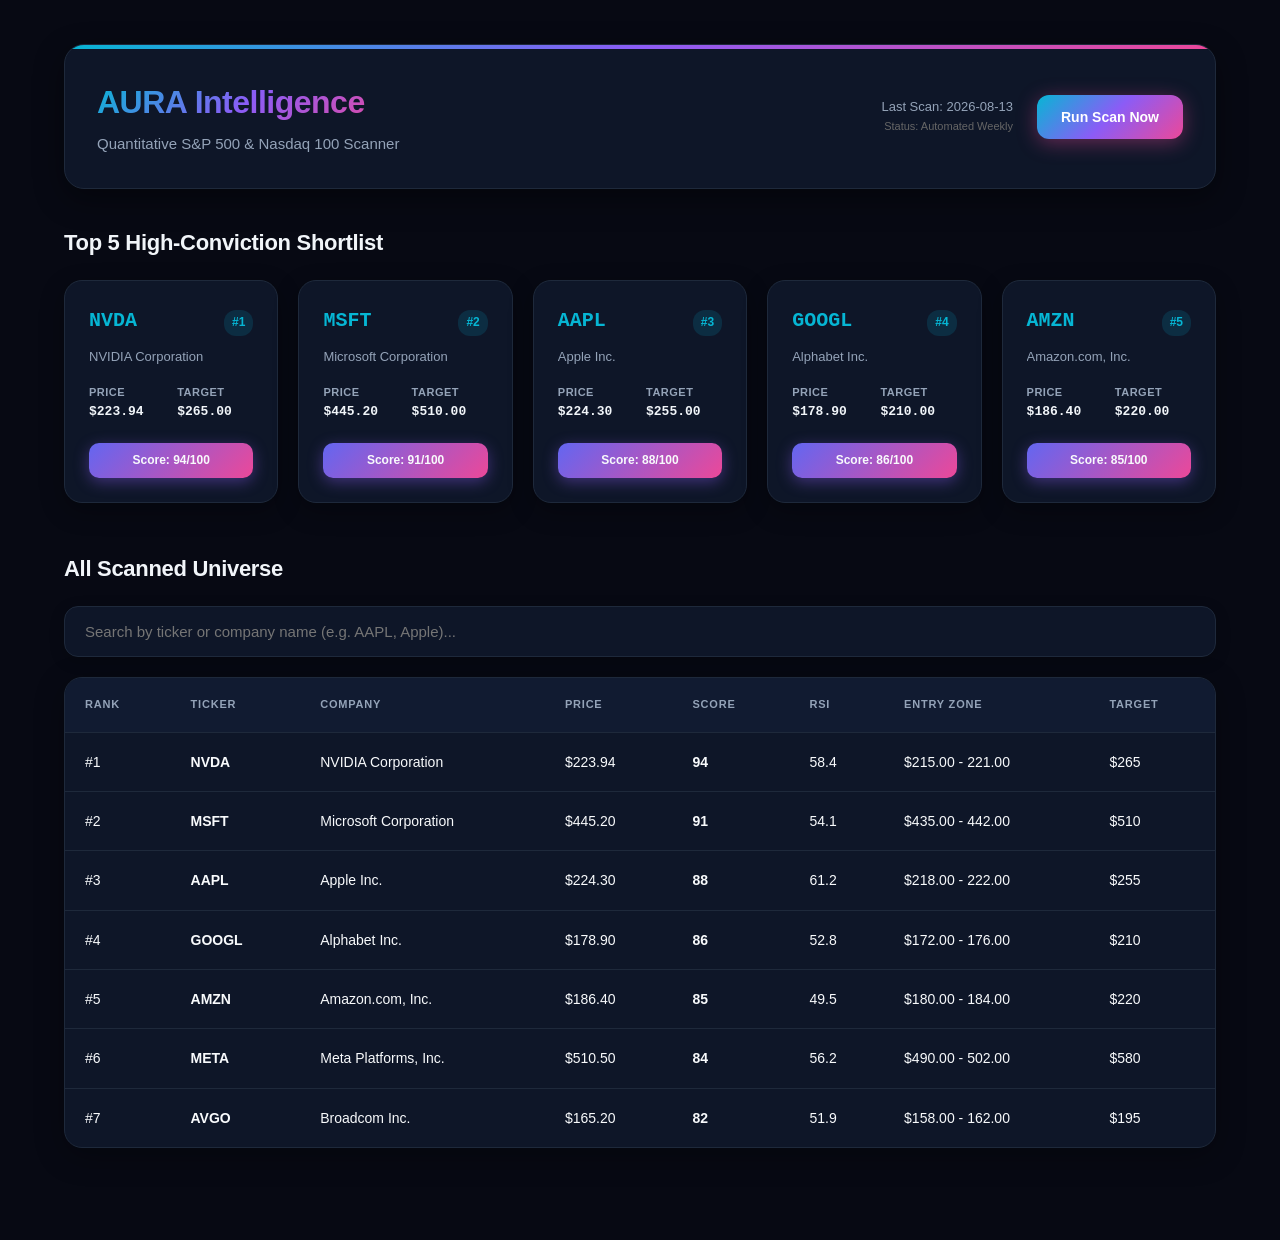
<file: index.html>
<!DOCTYPE html>
<html lang="en">
<head>
    <meta charset="UTF-8">
    <meta name="viewport" content="width=device-width, initial-scale=1.0">
    <title>AURA | AI Stock Intelligence Dashboard</title>
    <link rel="stylesheet" href="style.css">
</head>
<body>
    <div class="container">
        <header>
            <div class="logo-area">
                <h1>AURA Intelligence</h1>
                <p>Quantitative S&P 500 & Nasdaq 100 Scanner</p>
            </div>
            <div class="header-actions">
                <div class="scan-meta">
                    <div>Last Scan: <span id="scan-date">Loading...</span></div>
                    <div style="font-size: 11px; color: #666;">Status: Automated Weekly</div>
                </div>
                <button class="btn-primary" id="run-scan-btn">Run Scan Now</button>
            </div>
        </header>

        <section>
            <h2>Top 5 High-Conviction Shortlist</h2>
            <div class="top-grid" id="top-stocks-container">
                <!-- Populated by app.js -->
            </div>
        </section>

        <section>
            <h2>All Scanned Universe</h2>
            <div class="search-filter-bar">
                <input type="text" id="search-input" placeholder="Search by ticker or company name (e.g. AAPL, Apple)...">
            </div>
            <div class="table-container">
                <table>
                    <thead>
                        <tr>
                            <th>Rank</th>
                            <th>Ticker</th>
                            <th>Company</th>
                            <th>Price</th>
                            <th>Score</th>
                            <th>RSI</th>
                            <th>Entry Zone</th>
                            <th>Target</th>
                        </tr>
                    </thead>
                    <tbody id="all-stocks-tbody">
                        <!-- Populated by app.js -->
                    </tbody>
                </table>
            </div>
        </section>
    </div>

    <script src="app.js"></script>
</body>
</html>
</file>
<file: style.css>
:root {
    --bg-primary: #070913;
    --bg-card: #0e1628;
    --bg-card-hover: #16223b;
    --text-main: #f8fafc;
    --text-muted: #94a3b8;
    --border-color: #1e293b;
    --neon-cyan: #06b6d4;
    --neon-pink: #ec4899;
    --neon-purple: #8b5cf6;
    --accent-gradient: linear-gradient(135deg, #06b6d4 0%, #8b5cf6 50%, #ec4899 100%);
    --badge-bg: linear-gradient(135deg, #6366f1 0%, #ec4899 100%);
    --font-sans: -apple-system, BlinkMacSystemFont, "Segoe UI", Roboto, sans-serif;
    --font-mono: SFMono-Regular, Consolas, Menlo, monospace;
}

* {
    box-sizing: border-box;
    margin: 0;
    padding: 0;
}

body {
    font-family: var(--font-sans);
    background-color: var(--bg-primary);
    color: var(--text-main);
    line-height: 1.6;
    -webkit-font-smoothing: antialiased;
    min-height: 100vh;
    padding: 20px;
}

/* Fully Responsive Container: Full widescreen on laptops/PCs, fluid on mobile */
.container {
    width: 100%;
    max-width: 1200px;
    margin: 0 auto;
    padding: 24px;
}

header {
    display: flex;
    justify-content: space-between;
    align-items: center;
    background: var(--bg-card);
    border: 1px solid var(--border-color);
    padding: 32px;
    border-radius: 20px;
    box-shadow: 0 10px 30px rgba(0, 0, 0, 0.4);
    margin-bottom: 36px;
    position: relative;
    overflow: hidden;
}

header::before {
    content: '';
    position: absolute;
    top: 0;
    left: 0;
    width: 100%;
    height: 4px;
    background: var(--accent-gradient);
}

.logo-area h1 {
    font-size: 32px;
    font-weight: 900;
    letter-spacing: -0.5px;
    background: var(--accent-gradient);
    -webkit-background-clip: text;
    -webkit-text-fill-color: transparent;
    margin-bottom: 4px;
}

.logo-area p {
    color: var(--text-muted);
    font-size: 15px;
    font-weight: 500;
}

.header-actions {
    display: flex;
    align-items: center;
    gap: 24px;
}

.scan-meta {
    font-size: 13px;
    color: var(--text-muted);
    text-align: right;
}

button.btn-primary {
    background: var(--accent-gradient);
    color: #ffffff;
    border: none;
    padding: 14px 24px;
    font-size: 14px;
    font-weight: 700;
    cursor: pointer;
    border-radius: 12px;
    box-shadow: 0 4px 20px rgba(236, 72, 153, 0.4);
    transition: transform 0.2s;
}

button.btn-primary:hover {
    transform: translateY(-2px);
}

section {
    margin-bottom: 48px;
}

h2 {
    font-size: 22px;
    font-weight: 800;
    margin-bottom: 20px;
    letter-spacing: -0.3px;
    color: #f1f5f9;
}

/* Top 5 Cards Grid: Automatically spans across widescreen monitors */
.top-grid {
    display: grid;
    grid-template-columns: repeat(auto-fit, minmax(210px, 1fr));
    gap: 20px;
}

.stock-card {
    background: var(--bg-card);
    border: 1px solid var(--border-color);
    border-radius: 18px;
    padding: 24px;
    text-decoration: none;
    color: inherit;
    display: flex;
    flex-direction: column;
    position: relative;
    box-shadow: 0 8px 24px rgba(0, 0, 0, 0.3);
    transition: transform 0.25s ease, border-color 0.25s ease;
}

.stock-card:hover {
    transform: translateY(-4px);
    border-color: var(--neon-cyan);
}

.card-header {
    display: flex;
    justify-content: space-between;
    align-items: baseline;
    margin-bottom: 10px;
}

.ticker {
    font-size: 20px;
    font-weight: 900;
    font-family: var(--font-mono);
    color: var(--neon-cyan);
}

.rank {
    font-size: 12px;
    font-weight: 700;
    background: rgba(6, 182, 212, 0.15);
    color: var(--neon-cyan);
    padding: 3px 8px;
    border-radius: 12px;
}

.company-name {
    font-size: 13px;
    color: var(--text-muted);
    margin-bottom: 16px;
    white-space: nowrap;
    overflow: hidden;
    text-overflow: ellipsis;
}

.card-metrics {
    display: grid;
    grid-template-columns: 1fr 1fr;
    gap: 12px;
    margin-bottom: 20px;
    font-size: 13px;
}

.metric-label {
    color: var(--text-muted);
    font-size: 11px;
    text-transform: uppercase;
    letter-spacing: 0.5px;
    font-weight: 600;
}

.metric-value {
    font-weight: 700;
    font-family: var(--font-mono);
    color: #f1f5f9;
}

.score-badge {
    background: var(--badge-bg);
    color: var(--badge-text);
    padding: 8px 12px;
    text-align: center;
    border-radius: 10px;
    font-size: 12px;
    font-weight: 800;
    margin-top: auto;
    box-shadow: 0 4px 15px rgba(139, 92, 246, 0.4);
}

/* Search and Table */
.search-filter-bar {
    margin-bottom: 20px;
}

input[type="text"] {
    width: 100%;
    padding: 16px 20px;
    border: 1px solid var(--border-color);
    border-radius: 14px;
    font-size: 15px;
    outline: none;
    background: var(--bg-card);
    color: #fff;
    box-shadow: 0 4px 15px rgba(0, 0, 0, 0.2);
}

input[type="text"]:focus {
    border-color: var(--neon-pink);
}

.table-container {
    width: 100%;
    overflow-x: auto;
    border: 1px solid var(--border-color);
    border-radius: 18px;
    background: var(--bg-card);
    box-shadow: 0 8px 30px rgba(0, 0, 0, 0.3);
}

table {
    width: 100%;
    border-collapse: collapse;
    font-size: 14px;
    text-align: left;
}

th, td {
    padding: 18px 20px;
    border-bottom: 1px solid var(--border-color);
}

th {
    background: #111b31;
    font-weight: 700;
    font-size: 11px;
    text-transform: uppercase;
    letter-spacing: 0.8px;
    color: var(--text-muted);
}

tr:last-child td {
    border-bottom: none;
}

tr:hover td {
    background: var(--bg-card-hover);
    cursor: pointer;
}

/* Stock Detail Page */
.back-link {
    display: inline-block;
    margin-bottom: 20px;
    color: var(--neon-cyan);
    text-decoration: none;
    font-size: 14px;
    font-weight: 600;
}

.detail-header {
    display: flex;
    justify-content: space-between;
    align-items: flex-start;
    background: var(--bg-card);
    border: 1px solid var(--border-color);
    padding: 32px;
    border-radius: 20px;
    box-shadow: 0 8px 30px rgba(0, 0, 0, 0.3);
    margin-bottom: 32px;
}

.detail-title h1 {
    font-size: 32px;
    font-weight: 900;
    font-family: var(--font-mono);
    color: var(--neon-cyan);
}

.detail-title p {
    color: var(--text-muted);
    font-size: 15px;
}

.detail-price-box {
    text-align: right;
}

.detail-price {
    font-size: 32px;
    font-weight: 900;
    font-family: var(--font-mono);
    color: #f1f5f9;
}

.detail-grid {
    display: grid;
    grid-template-columns: 2fr 1fr;
    gap: 28px;
}

@media (max-width: 900px) {
    .detail-grid {
        grid-template-columns: 1fr;
    }
    header {
        flex-direction: column;
        align-items: flex-start;
        gap: 16px;
    }
    .header-actions {
        width: 100%;
        justify-content: space-between;
    }
}

.card {
    background: var(--bg-card);
    border: 1px solid var(--border-color);
    border-radius: 20px;
    padding: 28px;
    margin-bottom: 24px;
    box-shadow: 0 8px 30px rgba(0, 0, 0, 0.3);
}

.chart-container {
    position: relative;
    height: 350px;
    width: 100%;
}

.timeframe-buttons {
    display: flex;
    gap: 8px;
    margin-bottom: 20px;
}

.tf-btn {
    background: #1a253f;
    border: 1px solid var(--border-color);
    padding: 8px 16px;
    font-size: 12px;
    font-weight: 700;
    border-radius: 10px;
    cursor: pointer;
    color: var(--text-muted);
    transition: all 0.2s;
}

.tf-btn.active {
    background: var(--neon-cyan);
    color: #070913;
    border-color: var(--neon-cyan);
    font-weight: 800;
}

.metrics-list {
    display: grid;
    grid-template-columns: 1fr 1fr;
    gap: 16px;
}

.metric-item {
    border-bottom: 1px solid var(--border-color);
    padding-bottom: 10px;
}

.ai-summary {
    background: linear-gradient(135deg, rgba(6, 182, 212, 0.15) 0%, rgba(236, 72, 153, 0.15) 100%);
    border-left: 4px solid var(--neon-cyan);
    padding: 20px;
    font-size: 14px;
    margin-top: 20px;
    border-radius: 0 12px 12px 0;
    color: #e2e8f0;
}
</file>
